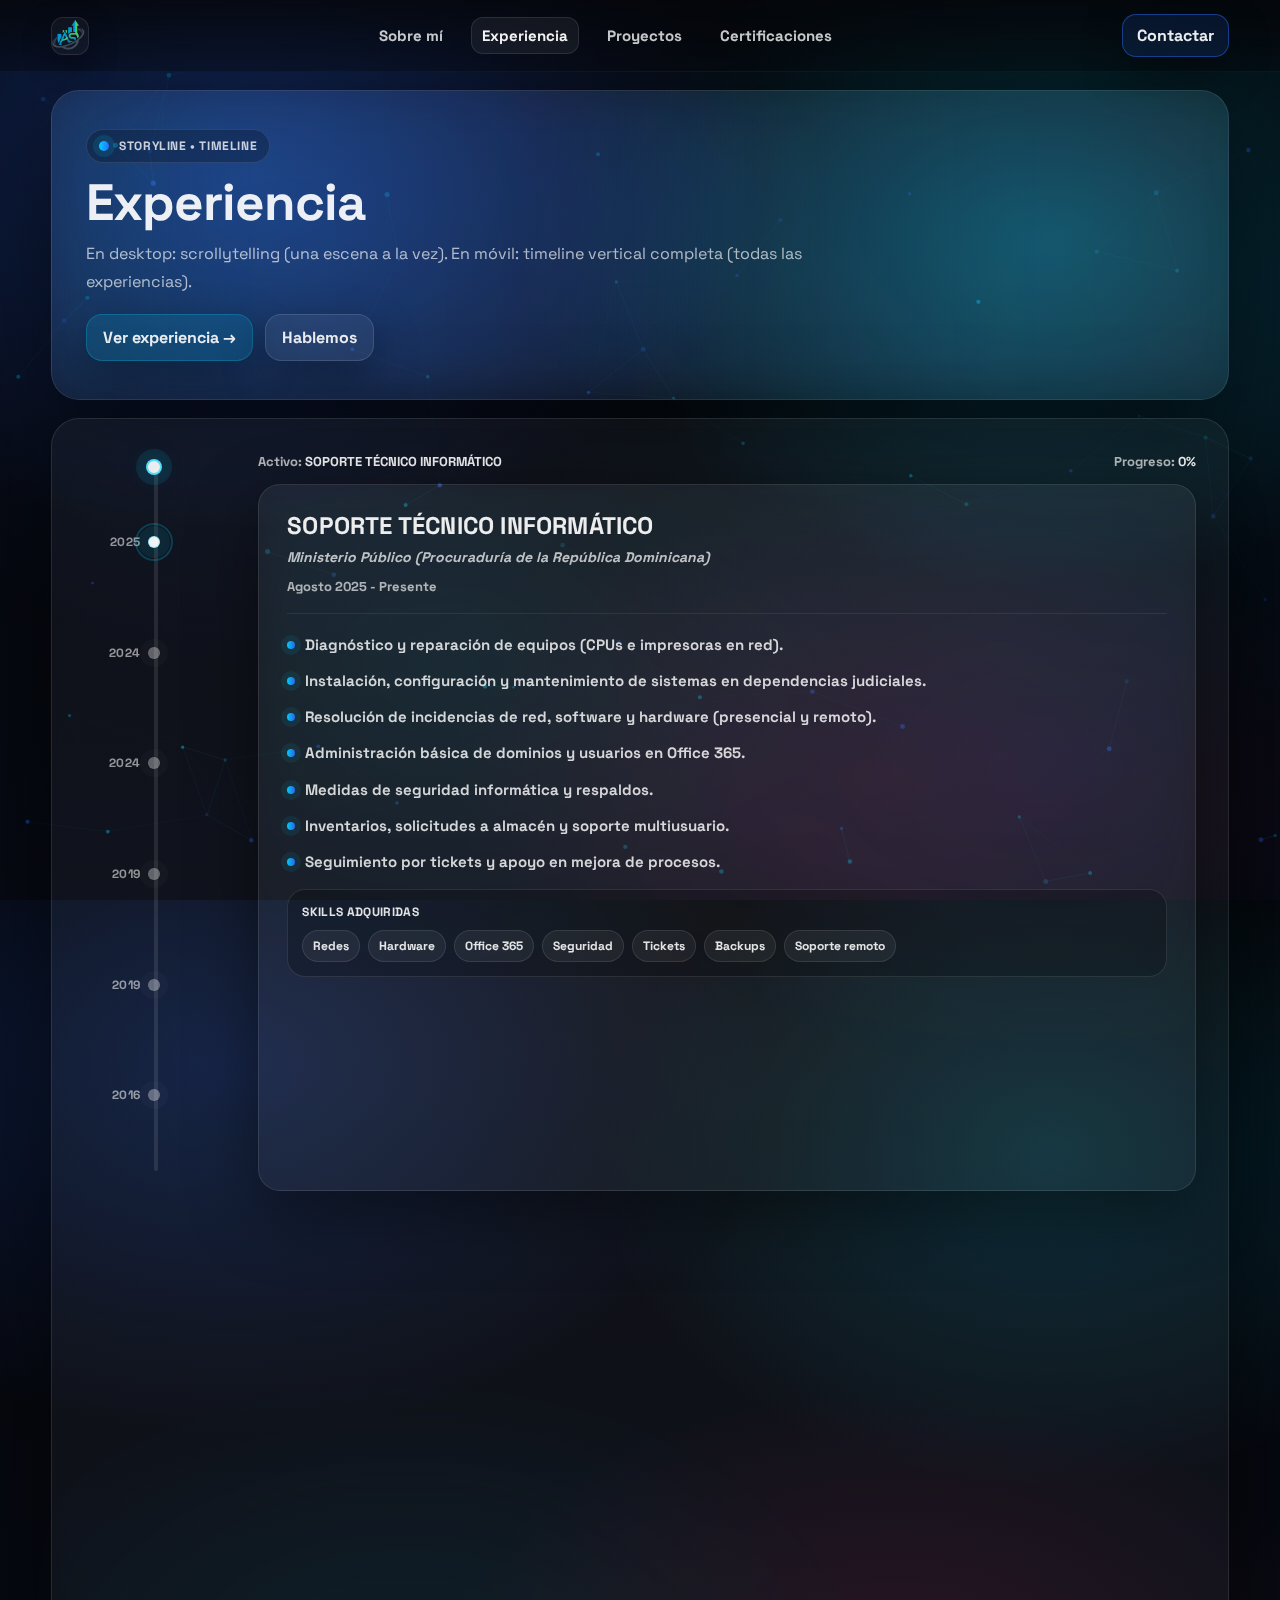
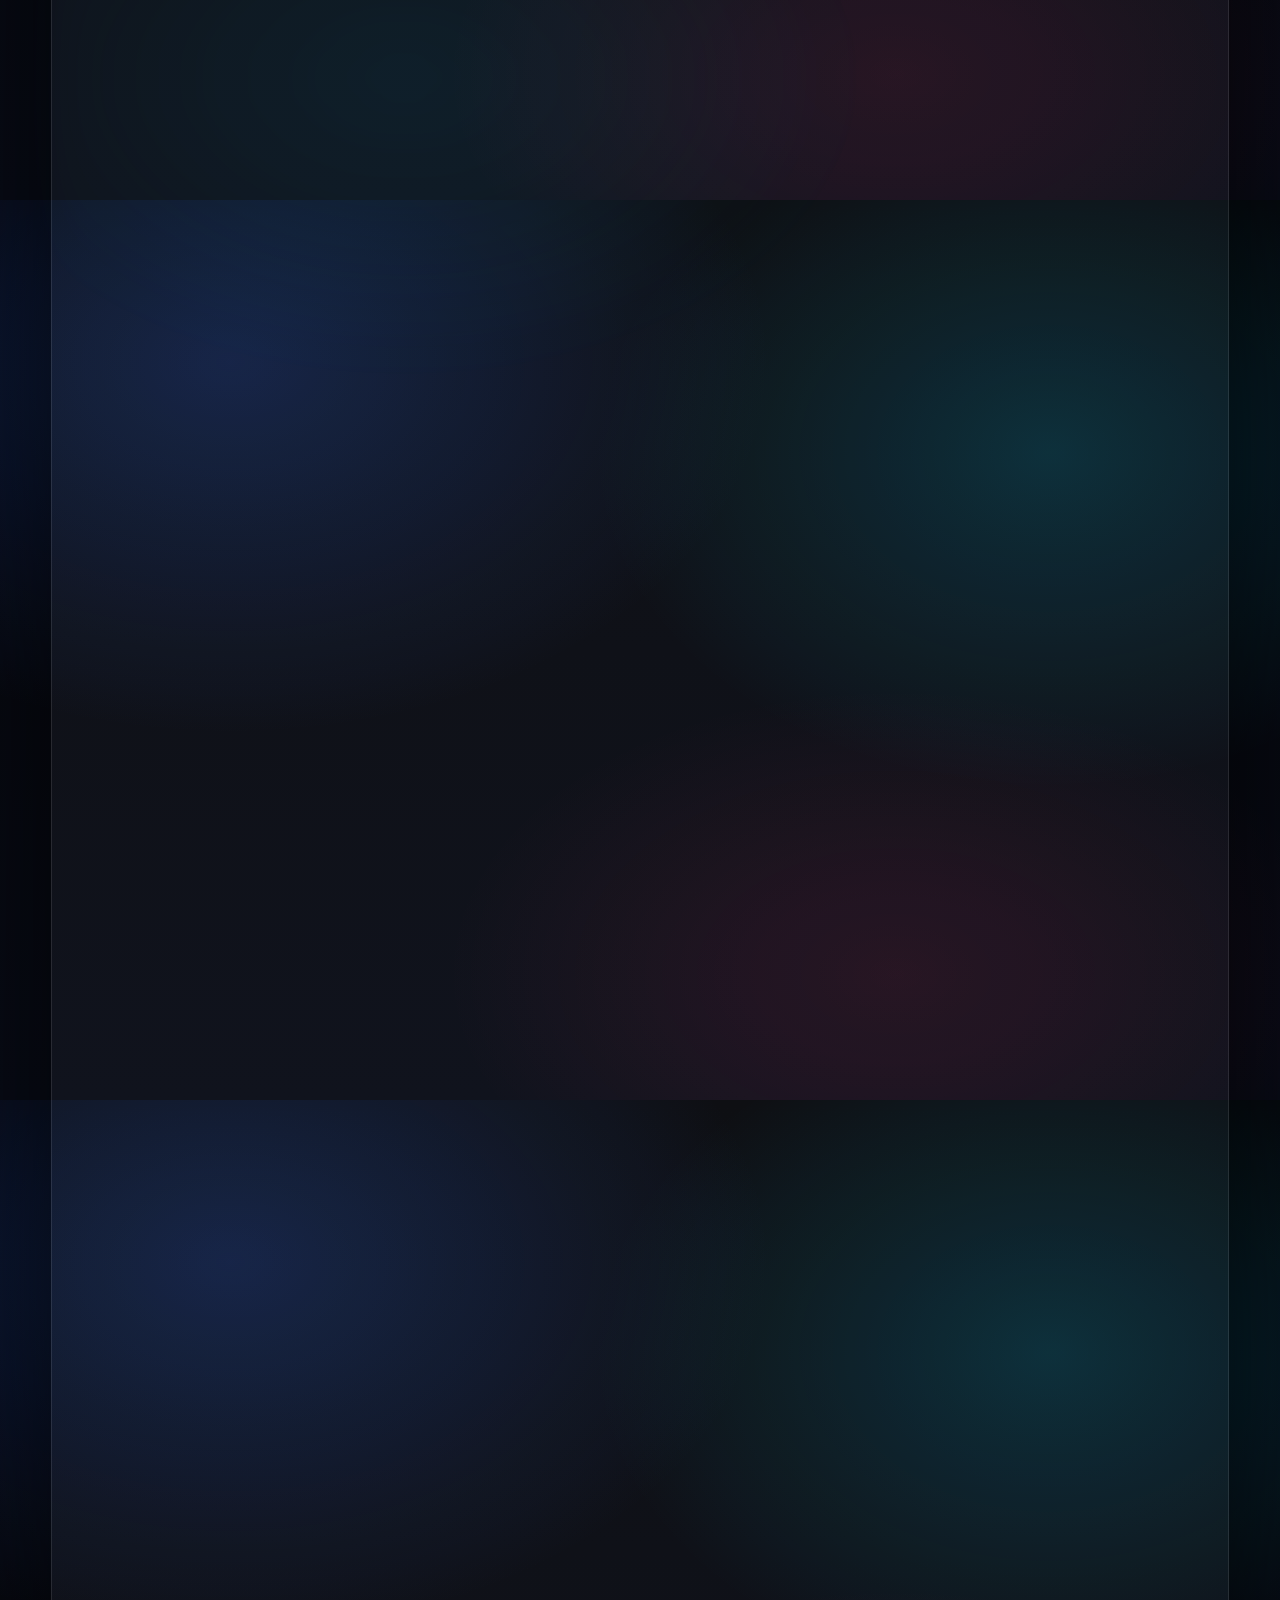
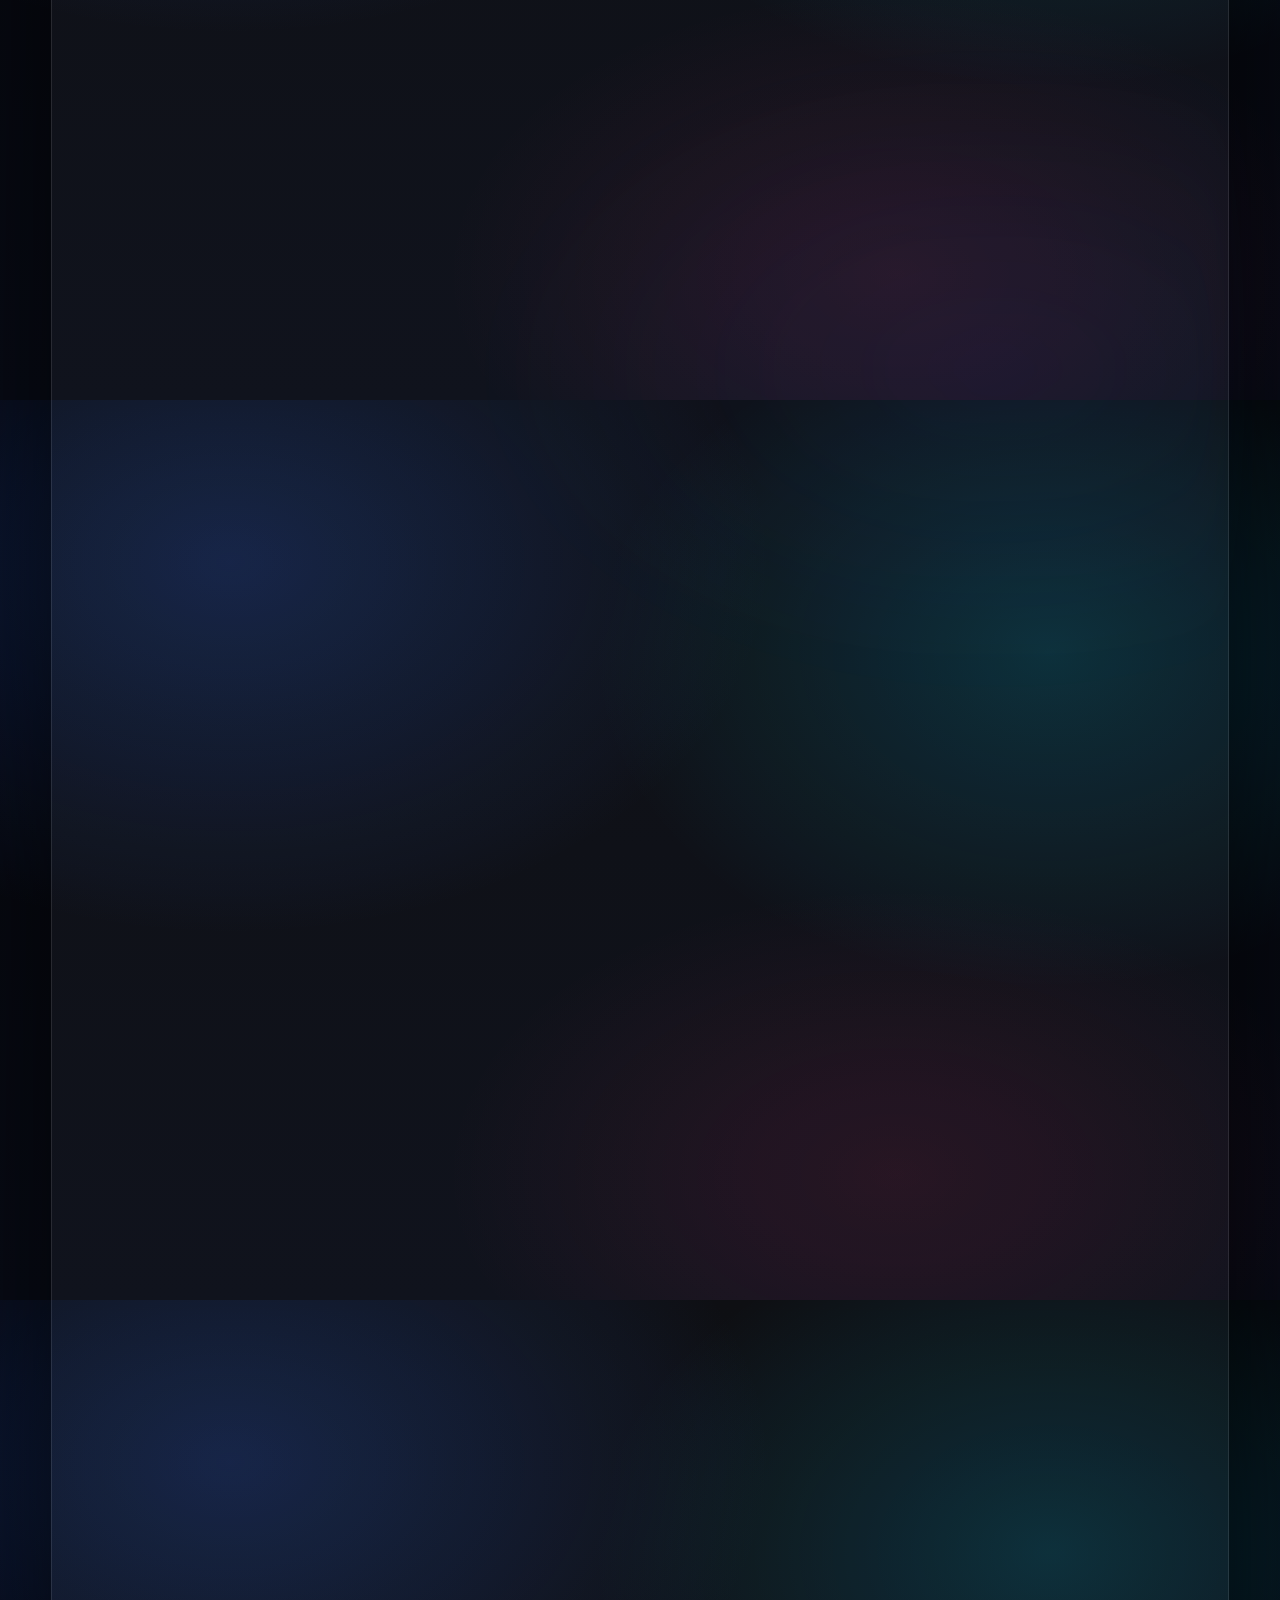
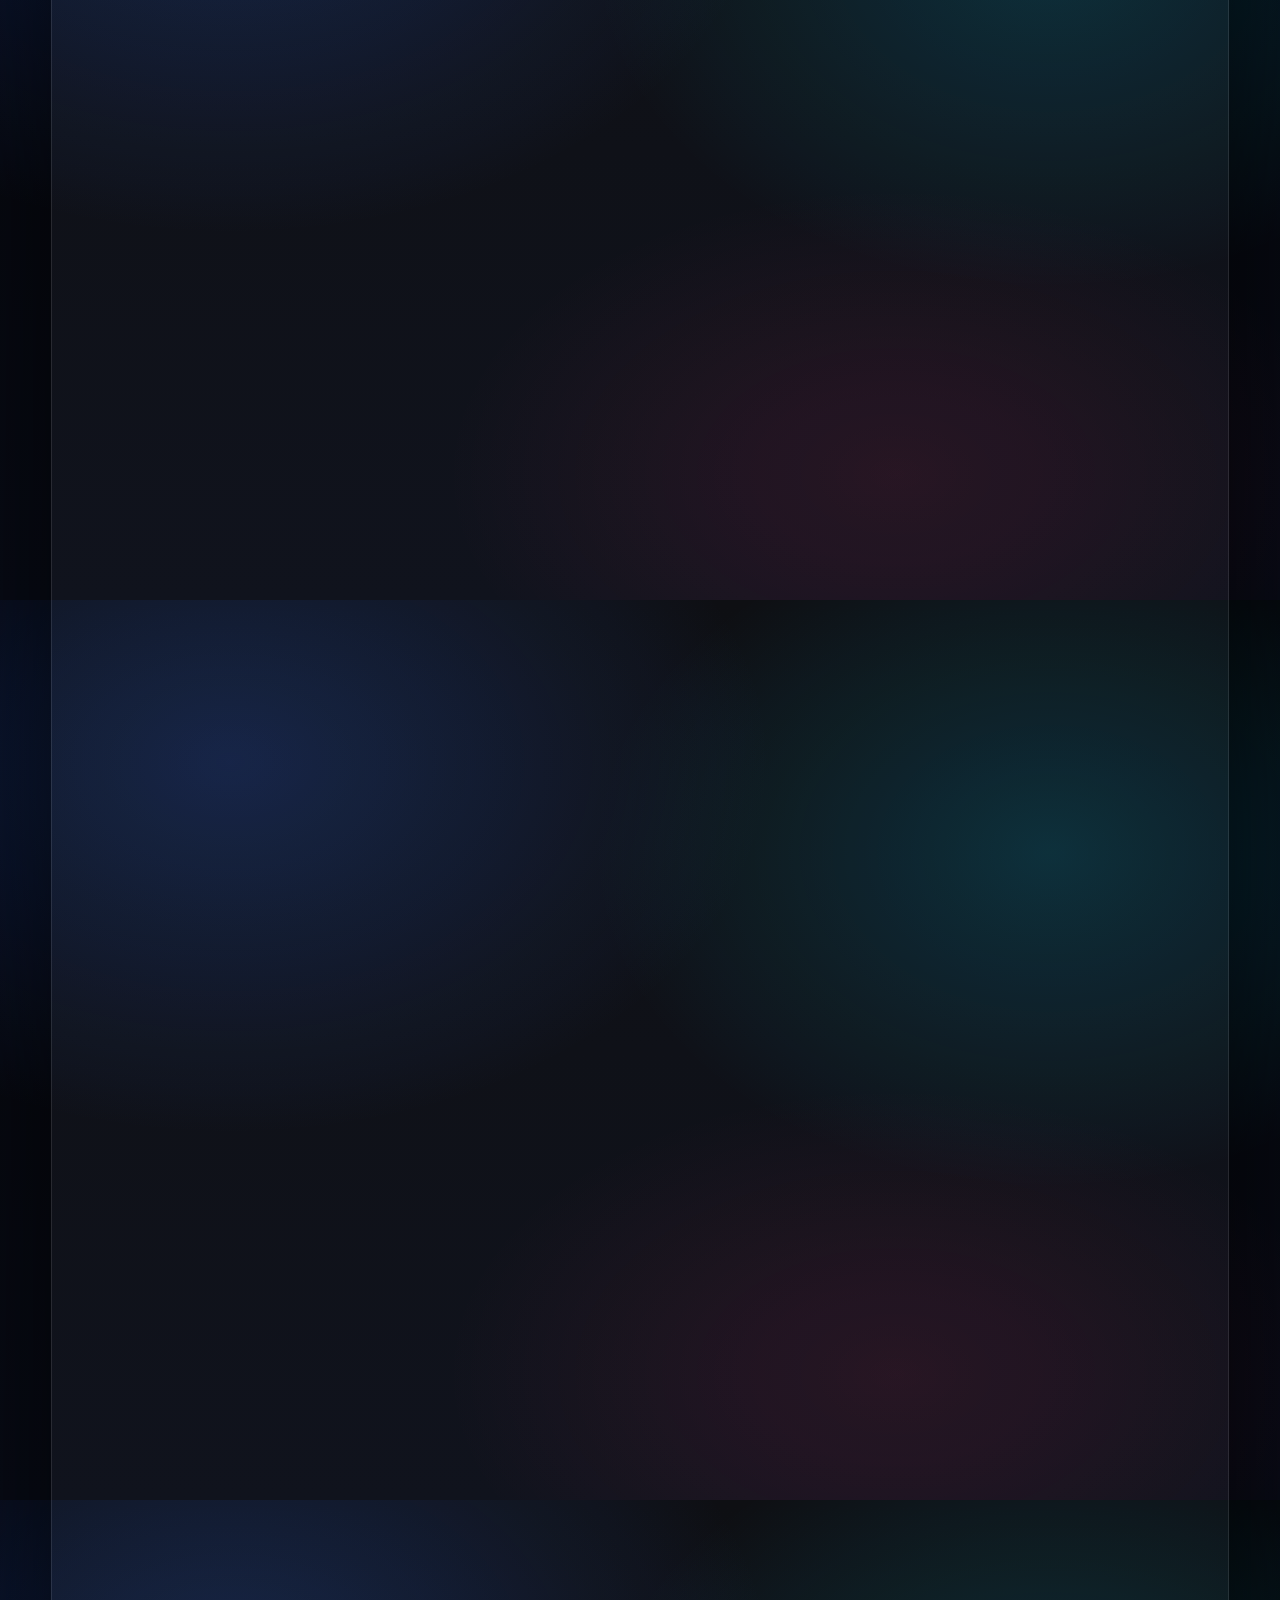
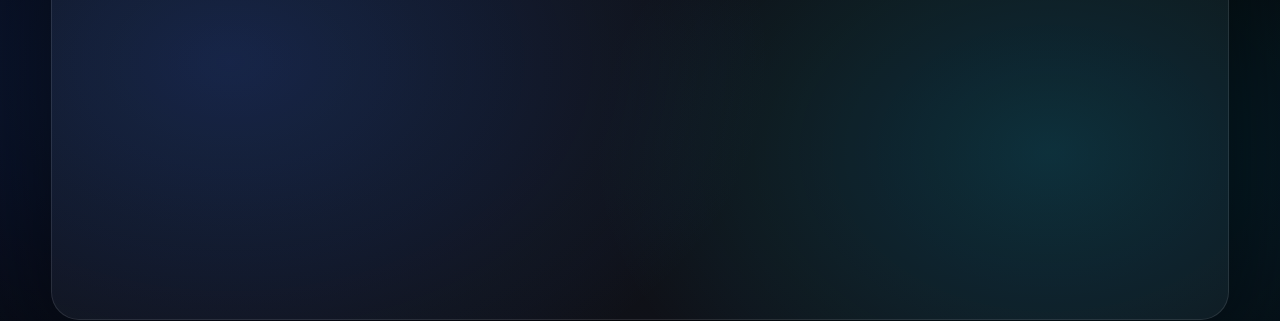
<file: docs/experiencia.html>
<!DOCTYPE html>
<html lang="es">
<head>
  <meta charset="UTF-8" />
  <meta name="viewport" content="width=device-width, initial-scale=1" />
  <meta name="robots" content="index,follow,max-image-preview:large" />

  <title>Experiencia | Alexis Samboy</title>
  <meta name="description" content="Experiencia de Alexis Samboy en formato línea de tiempo interactiva." />

  <link rel="preconnect" href="https://fonts.googleapis.com">
  <link rel="preconnect" href="https://fonts.gstatic.com" crossorigin>
  <link href="https://fonts.googleapis.com/css2?family=Space+Grotesk:wght@400;600;700&display=swap" rel="stylesheet">
 
  <!-- Icons -->
  <link rel="icon" href="././img/favicon/favicon.svg" sizes="any">
  <link rel="icon" href="././img/favicon/favicon.svg" type="image/svg+xml">
  <link rel="apple-touch-icon" href="././img/favicon/favicon-180.png">
  <link rel="icon" type="image/png" sizes="32x32" href="././img/favicon/favicon-32.png">
  <link rel="icon" type="image/png" sizes="16x16" href="././img/favicon/favicon-16.png">
  
  <style>
    :root{
      --bg0:#05060a;
      --bg1:#070a14;

      --txt: rgba(255,255,255,.92);
      --muted: rgba(255,255,255,.66);

      --blue:#2b6cff;
      --cyan:#00d4ff;
      --pink:#ff2b6a;

      --shadow: 0 26px 100px rgba(0,0,0,.62);
      --radius: 28px;

      --prog: 0;
      --stageTop: 84px;
    }

    *{ box-sizing:border-box; }
    html,body{ height:100%; }

    body{
      margin:0;
      font-family:"Space Grotesk", system-ui, -apple-system, Segoe UI, Roboto, Arial, sans-serif;
      color:var(--txt);
      background:
        radial-gradient(900px 620px at 18% 18%, rgba(43,108,255,.22), transparent 60%),
        radial-gradient(760px 560px at 82% 28%, rgba(0,212,255,.16), transparent 60%),
        radial-gradient(820px 520px at 70% 86%, rgba(255,43,106,.10), transparent 55%),
        linear-gradient(180deg, var(--bg0), var(--bg1));
      overflow-x:hidden;
    }

    /* Fondo interactivo */
    #ambient{
      position:fixed;
      inset:0;
      z-index:0;
      width:100%;
      height:100%;
      opacity:.55;
      pointer-events:none;
    }
    .app{ position:relative; z-index:1; }

    /* NAV */
    .topbar{
      position: sticky;
      top: 0;
      z-index: 50;
      backdrop-filter: blur(12px);
      background: linear-gradient(180deg, rgba(5,6,10,.80), rgba(5,6,10,.35));
      border-bottom: 1px solid rgba(255,255,255,.06);
    }
    .topbar .inner{
      width:min(1200px, 92vw);
      margin:0 auto;
      display:flex;
      align-items:center;
      justify-content:space-between;
      gap:16px;
      padding: 14px 0;
    }
    .brand{
      display:flex;
      align-items:center;
      gap:10px;
      text-decoration:none;
      color: var(--txt);
      font-weight: 800;
      letter-spacing: .2px;
    }
    .brand img{
      width:38px; height:38px;
      border-radius: 12px;
      object-fit: cover;
      border: 1px solid rgba(255,255,255,.10);
      background: rgba(255,255,255,.04);
      box-shadow: 0 10px 28px rgba(0,0,0,.35);
    }
    .navlinks{
      display:flex;
      gap: 18px;
      align-items:center;
      justify-content:center;
      flex-wrap:wrap;
    }
    .navlinks a{
      color: rgba(255,255,255,.78);
      text-decoration:none;
      font-weight: 700;
      font-size: 15px;
      padding: 8px 10px;
      border-radius: 12px;
      transition: .18s ease;
    }
    .navlinks a:hover{
      background: rgba(255,255,255,.06);
      color: rgba(255,255,255,.95);
    }
    .navlinks a.active{
      background: rgba(255,255,255,.06);
      color: rgba(255,255,255,.95);
      border: 1px solid rgba(255,255,255,.10);
    }
    .cta{
      display:inline-flex;
      align-items:center;
      gap:10px;
      border: 1px solid rgba(43,108,255,.45);
      background: rgba(43,108,255,.12);
      color: rgba(255,255,255,.92);
      padding: 10px 14px;
      border-radius: 14px;
      text-decoration:none;
      font-weight: 800;
      box-shadow: 0 16px 40px rgba(0,0,0,.35);
      transition: .18s ease;
      white-space:nowrap;
    }
    .cta:hover{ transform: translateY(-1px); background: rgba(43,108,255,.18); }
    @media (max-width: 680px){ .navlinks{ display:none; } }

    .wrap{
      width:min(1200px, 92vw);
      margin: 18px auto 120px;
    }

    /* HERO */
    .hero{
      border-radius: var(--radius);
      border: 1px solid rgba(255,255,255,.10);
      background:
        radial-gradient(900px 520px at 20% 40%, rgba(43,108,255,.22), transparent 60%),
        radial-gradient(900px 560px at 85% 45%, rgba(0,212,255,.18), transparent 60%),
        rgba(255,255,255,.05);
      box-shadow: var(--shadow);
      overflow:hidden;
      position:relative;
      padding: 38px 34px;
    }
    .hero::after{
      content:"";
      position:absolute; inset:-2px;
      background: linear-gradient(90deg, rgba(0,212,255,.10), rgba(43,108,255,.10), rgba(255,43,106,.06));
      filter: blur(26px);
      opacity:.72;
      pointer-events:none;
    }
    .hero > *{ position:relative; z-index:2; }

    .kicker{
      display:inline-flex;
      gap:10px;
      align-items:center;
      padding:8px 12px;
      border-radius:999px;
      border:1px solid rgba(255,255,255,.10);
      background: rgba(0,0,0,.24);
      color: rgba(255,255,255,.78);
      font-weight:700;
      font-size:12px;
      letter-spacing:.6px;
      text-transform:uppercase;
      width:fit-content;
    }
    .dot{
      width:10px;height:10px;border-radius:50%;
      background: linear-gradient(90deg, var(--cyan), var(--blue));
      box-shadow: 0 0 0 6px rgba(0,212,255,.12);
    }
    h1{
      margin: 14px 0 10px;
      font-size: clamp(32px, 4vw, 56px);
      line-height: 1.03;
      letter-spacing: -1px;
    }
    .sub{
      margin:0;
      max-width: 80ch;
      color: var(--muted);
      font-size: 16px;
      line-height: 1.75;
    }
    .heroActions{
      margin-top: 18px;
      display:flex;
      gap:12px;
      flex-wrap:wrap;
      align-items:center;
    }
    .btn{
      display:inline-flex;
      gap:10px;
      align-items:center;
      border-radius: 16px;
      padding: 12px 16px;
      font-weight: 900;
      text-decoration:none;
      border: 1px solid rgba(255,255,255,.12);
      background: rgba(255,255,255,.06);
      color: rgba(255,255,255,.90);
      box-shadow: 0 16px 44px rgba(0,0,0,.35);
      transition:.18s ease;
    }
    .btn:hover{ transform: translateY(-1px); background: rgba(255,255,255,.10); }
    .btn.primary{
      border-color: rgba(0,212,255,.24);
      background: rgba(0,212,255,.12);
    }

    /* ===== Desktop scrollytelling ===== */
    .scrolly{
      margin-top: 18px;
      border-radius: var(--radius);
      border: 1px solid rgba(255,255,255,.10);
      background: rgba(255,255,255,.04);
      box-shadow: var(--shadow);
      overflow: visible !important;
      position:relative;
    }
    .scrolly::after{
      content:"";
      position:absolute; inset:-2px;
      background: radial-gradient(800px 520px at 30% 20%, rgba(0,212,255,.10), transparent 60%),
                  radial-gradient(900px 560px at 80% 50%, rgba(43,108,255,.10), transparent 60%);
      filter: blur(20px);
      opacity:.65;
      pointer-events:none;
    }

    .scrollSpace{
      position:relative;
      height: 600vh; /* JS ajusta */
      min-height: 1400px;
      z-index:2;
    }

    .stage{
      position:absolute;
      inset: 0 auto auto 0;
      width: 100%;
      padding: 28px;
      display:grid;
      grid-template-columns: 150px 1fr;
      gap: 28px;
      z-index: 3;
      height: calc(100vh - var(--stageTop) - 18px);
    }
    .stage.is-fixed{
      position:fixed;
      top: var(--stageTop);
      left: 0;
      width: 100%;
      height: calc(100vh - var(--stageTop) - 18px);
    }
    .stage.is-bottom{
      position:absolute;
      top: auto;
      bottom: 0;
      left: 0;
      width: 100%;
    }

    .rail{
      position:relative;
      padding-top: 10px;
      border-radius: 22px;
    }
    .railLine{
      position:absolute;
      left: 74px;
      top: 20px;
      bottom: 20px;
      width: 4px;
      border-radius: 999px;
      background: rgba(255,255,255,.10);
    }
    .railFill{
      position:absolute;
      left: 74px;
      top: 20px;
      width: 4px;
      height: calc((100% - 40px) * var(--prog));
      border-radius: 999px;
      background: linear-gradient(180deg, rgba(0,212,255,.95), rgba(43,108,255,.9));
      box-shadow: 0 0 22px rgba(0,212,255,.18);
    }
    .traveler{
      position:absolute;
      left: 74px;
      top: calc(20px + (100% - 40px) * var(--prog));
      transform: translate(-50%, -50%);
      width: 16px;
      height: 16px;
      border-radius: 50%;
      background: rgba(255,255,255,.92);
      border: 2px solid rgba(0,212,255,.65);
      box-shadow: 0 0 0 10px rgba(0,212,255,.10), 0 0 26px rgba(0,212,255,.20);
    }

    .nodes{
      position:absolute;
      left: 0;
      top: 20px;
      bottom: 20px;
      width: 100%;
      pointer-events:none;
    }
    .node{
      position:absolute;
      left: 74px;
      transform: translate(-50%, -50%);
      width: 12px;
      height: 12px;
      border-radius:50%;
      background: rgba(255,255,255,.62);
      border: 1px solid rgba(255,255,255,.14);
      box-shadow: 0 0 0 8px rgba(255,255,255,.04);
      opacity:.55;
      transition:.25s ease;
    }
    .node.active{
      opacity: 1;
      background: rgba(255,255,255,.95);
      border-color: rgba(0,212,255,.35);
      box-shadow: 0 0 0 10px rgba(0,212,255,.10), 0 0 24px rgba(0,212,255,.12);
    }
    .node.active::after{
      content:"";
      position:absolute;
      inset:-14px;
      border-radius:50%;
      border: 2px solid rgba(0,212,255,.22);
      animation: nodePulse 1.8s ease-out infinite;
    }
    @keyframes nodePulse{
      0%{ opacity:.9; transform: scale(.75); }
      100%{ opacity:0; transform: scale(2.1); }
    }
    .label{
      position:absolute;
      left: 0;
      transform: translateY(-50%);
      width: 60px;
      text-align:right;
      font-size: 12px;
      font-weight: 900;
      color: rgba(255,255,255,.62);
      letter-spacing: .3px;
      opacity:.9;
    }

    .burstLayer{
      position:absolute;
      inset: 0;
      pointer-events:none;
      overflow: visible;
    }
    .skillOrb{
      position:absolute;
      left: 96px;
      transform: translateY(-50%);
      padding: 7px 10px;
      border-radius: 999px;
      font-size: 12px;
      font-weight: 900;
      color: rgba(255,255,255,.90);
      border: 1px solid rgba(255,255,255,.12);
      background: rgba(0,0,0,.30);
      box-shadow: 0 18px 60px rgba(0,0,0,.55);
      white-space: nowrap;
      opacity: 0;
      animation: orbFly 1.35s ease-out forwards;
      backdrop-filter: blur(8px);
    }
    .skillOrb.cyan{ border-color: rgba(0,212,255,.26); background: rgba(0,212,255,.10); }
    .skillOrb.blue{ border-color: rgba(43,108,255,.26); background: rgba(43,108,255,.10); }
    .skillOrb.pink{ border-color: rgba(255,43,106,.26); background: rgba(255,43,106,.10); }
    @keyframes orbFly{
      0%{ opacity:0; transform: translateY(-50%) translateX(0) scale(.95); }
      12%{ opacity:1; }
      100%{ opacity:0; transform: translateY(calc(-50% + var(--ty))) translateX(var(--tx)) scale(1); }
    }

    .content{
      position:relative;
      min-height: 0;
      display:grid;
      grid-template-rows: auto 1fr;
      gap: 14px;
      padding-right: 4px;
    }
    .headRow{
      display:flex;
      justify-content:space-between;
      gap:12px;
      align-items:flex-start;
      flex-wrap:wrap;
      padding: 6px 0 0;
    }
    .headRow .small{
      color: rgba(255,255,255,.68);
      font-weight: 800;
      font-size: 13px;
    }
    .headRow .small b{ color: rgba(255,255,255,.92); }

    .card{
      position:relative;
      border-radius: 22px;
      border:1px solid rgba(255,255,255,.10);
      background: linear-gradient(180deg, rgba(255,255,255,.06), rgba(255,255,255,.04));
      box-shadow: 0 22px 70px rgba(0,0,0,.45);
      overflow:hidden;
      padding: 28px;
      min-height: 0;
    }
    .card::after{
      content:"";
      position:absolute; inset:-2px;
      background: radial-gradient(700px 520px at 20% 25%, rgba(0,212,255,.09), transparent 62%),
                  radial-gradient(820px 520px at 85% 40%, rgba(43,108,255,.10), transparent 62%);
      filter: blur(18px);
      opacity:.75;
      pointer-events:none;
    }
    .card > *{ position:relative; z-index:2; }

    .role{ margin:0; font-size: 24px; font-weight: 900; letter-spacing:.2px; line-height:1.12; }
    .org{ margin: 8px 0 0; color: rgba(255,255,255,.72); font-weight: 700; font-style: italic; font-size: 14px; }
    .date{ margin: 12px 0 0; color: rgba(255,255,255,.65); font-weight: 900; font-size: 13px; }

    .divider{ height:1px; margin: 18px 0; background: rgba(255,255,255,.08); }

    .bullets{
      margin:0;
      padding:0;
      list-style:none;
      display:grid;
      gap: 10px;
      font-size: 15px;
      line-height: 1.75;
      color: rgba(255,255,255,.82);
      font-weight: 650;
      max-width: 92ch;
    }
    .bullets li{ display:flex; gap:10px; align-items:flex-start; }
    .bullets li::before{
      content:"";
      width: 8px;
      height: 8px;
      border-radius: 50%;
      margin-top: 9px;
      flex: 0 0 8px;
      background: linear-gradient(90deg, rgba(0,212,255,.95), rgba(43,108,255,.9));
      box-shadow: 0 0 0 6px rgba(0,212,255,.08);
    }

    .skillsBox{
      margin-top: 14px;
      border-radius: 18px;
      border: 1px solid rgba(255,255,255,.10);
      background: rgba(0,0,0,.22);
      padding: 14px;
      max-width: 92ch;
    }
    .skillsBox .t{
      margin:0 0 10px;
      font-weight: 900;
      color: rgba(255,255,255,.88);
      font-size: 12px;
      letter-spacing:.35px;
      text-transform: uppercase;
    }
    .chips{ display:flex; flex-wrap:wrap; gap:8px; }
    .chip{
      font-size: 12px;
      font-weight: 900;
      color: rgba(255,255,255,.88);
      padding: 7px 10px;
      border-radius: 999px;
      border: 1px solid rgba(255,255,255,.10);
      background: rgba(255,255,255,.06);
      white-space:nowrap;
    }

    .fade{ opacity:0; transform: translateY(8px); transition: .25s ease; }
    .fade.in{ opacity:1; transform: translateY(0); }

    /* ===== Mobile timeline list (no pin, all cards) ===== */
    .mobileTimeline{
      display:none;
      margin-top: 18px;
      border-radius: var(--radius);
      border: 1px solid rgba(255,255,255,.10);
      background: rgba(255,255,255,.04);
      box-shadow: var(--shadow);
      overflow:hidden;
      position:relative;
      padding: 18px;
    }
    .mobileTimeline::after{
      content:"";
      position:absolute; inset:-2px;
      background: radial-gradient(800px 520px at 30% 20%, rgba(0,212,255,.10), transparent 60%),
                  radial-gradient(900px 560px at 80% 50%, rgba(43,108,255,.10), transparent 60%);
      filter: blur(20px);
      opacity:.65;
      pointer-events:none;
    }
    .mobileTimeline > *{ position:relative; z-index:2; }

    .mItem{
      position:relative;
      padding-left: 18px;
      margin: 16px 0 22px;
    }
    .mItem::before{
      content:"";
      position:absolute;
      left: 5px;
      top: 10px;
      bottom: -18px;
      width: 2px;
      background: rgba(255,255,255,.10);
    }
    .mItem:last-child::before{ bottom: 10px; }

    .mDot{
      position:absolute;
      left: 0;
      top: 10px;
      width: 12px;
      height: 12px;
      border-radius: 50%;
      background: rgba(255,255,255,.95);
      border: 2px solid rgba(0,212,255,.55);
      box-shadow: 0 0 0 10px rgba(0,212,255,.08);
    }
    .mYear{
      display:inline-flex;
      margin: 0 0 10px;
      padding: 6px 10px;
      border-radius: 999px;
      font-weight: 900;
      font-size: 12px;
      letter-spacing:.3px;
      color: rgba(255,255,255,.86);
      border: 1px solid rgba(255,255,255,.10);
      background: rgba(0,0,0,.22);
    }
    .mCard{
      border-radius: 18px;
      border:1px solid rgba(255,255,255,.10);
      background: linear-gradient(180deg, rgba(255,255,255,.06), rgba(255,255,255,.04));
      box-shadow: 0 18px 60px rgba(0,0,0,.40);
      padding: 18px;
    }
    .mRole{ margin:0; font-size: 18px; font-weight: 900; line-height:1.15; }
    .mOrg{ margin: 8px 0 0; color: rgba(255,255,255,.72); font-weight: 700; font-style: italic; font-size: 13px; }
    .mDate{ margin: 10px 0 0; color: rgba(255,255,255,.62); font-weight: 900; font-size: 12px; }

    .mBullets{
      margin: 12px 0 0;
      padding-left: 16px;
      color: rgba(255,255,255,.82);
      font-weight: 650;
      font-size: 13px;
      line-height: 1.65;
    }
    .mBullets li{ margin: 6px 0; }

    .mSkills{
      margin-top: 12px;
      display:flex;
      flex-wrap:wrap;
      gap:8px;
    }
    .mChip{
      font-size: 11px;
      font-weight: 900;
      color: rgba(255,255,255,.88);
      padding: 7px 9px;
      border-radius: 999px;
      border: 1px solid rgba(255,255,255,.10);
      background: rgba(255,255,255,.06);
      white-space:nowrap;
    }

    @media (max-width: 680px){
      /* en móvil mostramos la lista y ocultamos scrollytelling */
      .scrolly{ display:none; }
      .mobileTimeline{ display:block; }
      .hero{ padding: 28px 20px; }
    }

    @media (prefers-reduced-motion: reduce){
      .node.active::after{ animation:none; }
      .skillOrb{ display:none; }
      .fade{ transition:none; }
    }
  </style>
</head>

<body>
  <canvas id="ambient" aria-hidden="true"></canvas>

  <div class="app">
    <header class="topbar">
      <div class="inner">
        <a class="brand" href="./index.html">
          <img src="./img/logo-nav.png" alt="Alexis Samboy" onerror="this.style.display='none'">
        </a>

        <nav class="navlinks" aria-label="Navegación">
          <a href="./index.html#about">Sobre mí</a>
          <a class="active" href="./experiencia.html">Experiencia</a>
          <a href="https://github.com/AlexisSamboy/alexissamboy-data-portafolio/tree/main/proyectos">Proyectos</a>
          <a href="./certificaciones.html">Certificaciones</a>
        </nav>

        <a class="cta" href="./index.html#contact">Contactar</a>
      </div>
    </header>

    <main class="wrap">
      <section class="hero">
        <div class="kicker"><span class="dot"></span> Storyline • Timeline</div>
        <h1>Experiencia</h1>
        <p class="sub">
          En desktop: scrollytelling (una escena a la vez). En móvil: timeline vertical completa (todas las experiencias).
        </p>
        <div class="heroActions">
          <a class="btn primary" href="#timeline">Ver experiencia →</a>
          <a class="btn" href="./index.html#contact">Hablemos</a>
        </div>
      </section>

      <!-- ✅ MÓVIL: lista completa -->
      <section class="mobileTimeline" id="mobileTimeline"></section>

      <!-- ✅ DESKTOP: scrollytelling -->
      <section id="timeline" class="scrolly">
        <div class="scrollSpace" id="scrollSpace">
          <div class="stage" id="stage">
            <aside class="rail" id="rail" aria-hidden="true">
              <div class="railLine"></div>
              <div class="railFill"></div>
              <div class="traveler"></div>
              <div class="nodes" id="nodes"></div>
              <div class="burstLayer" id="burstLayer"></div>
            </aside>

            <section class="content">
              <div class="headRow">
                <div class="small">Activo: <b id="activeLabel">—</b></div>
                <div class="small">Progreso: <b id="activeProg">0%</b></div>
              </div>

              <article class="card">
                <div id="cardInner" class="fade"></div>
              </article>
            </section>
          </div>
        </div>
      </section>

    </main>
  </div>

  <script src="./interactive-bg.js"></script>
  <script src="./experiencia.js"></script>
</body>
</html>
</file>
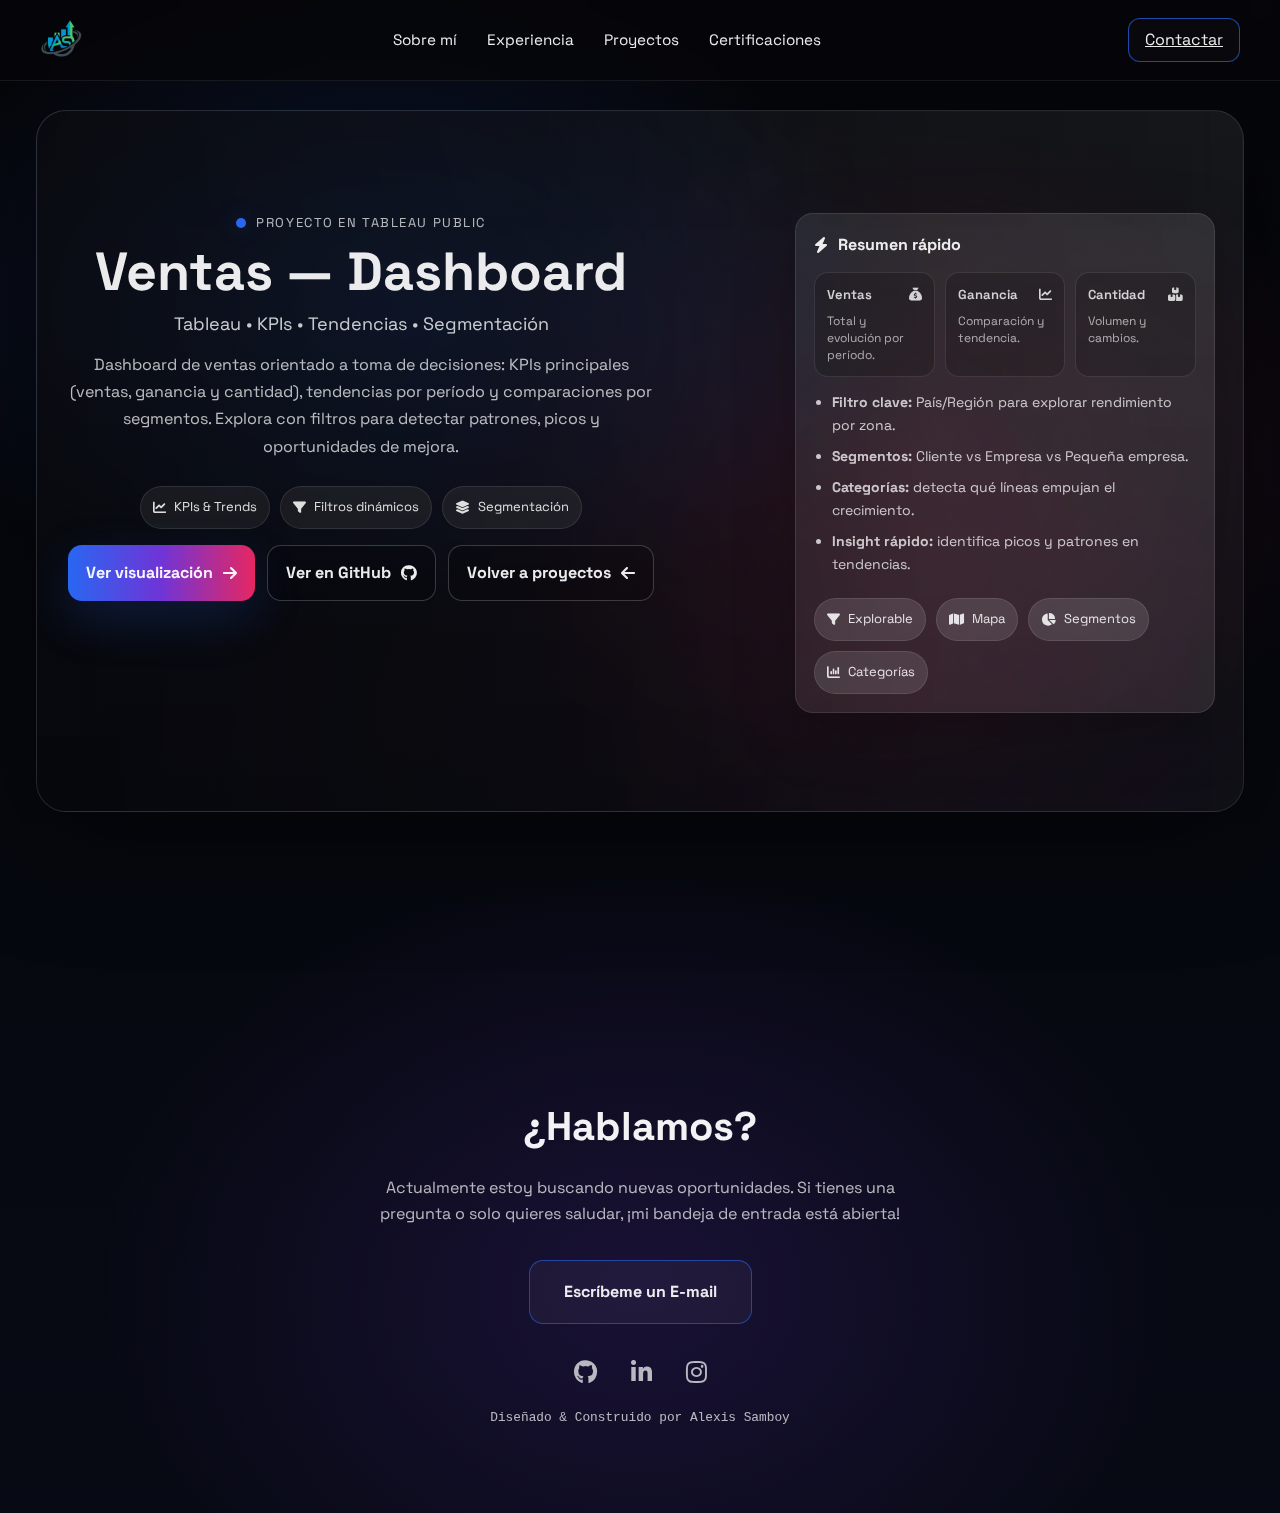
<file: docs/projects/ventas-tableau-projects.html>
<!DOCTYPE html>
<html lang="es">
<head>
  <meta charset="UTF-8" />
  <base href="../">

  <title>Ventas — Dashboard (Tableau) | Alexis Samboy</title>
  <meta name="viewport" content="width=device-width, initial-scale=1, viewport-fit=cover" />

  <!-- Fonts -->
  <link href="https://fonts.googleapis.com/css2?family=Space+Grotesk:wght@300;400;500;700&display=swap" rel="stylesheet">

  <!-- Icons -->
  <link rel="icon" href="././img/favicon/favicon.svg" sizes="any">
  <link rel="icon" href="././img/favicon/favicon.svg" type="image/svg+xml">
  <link rel="apple-touch-icon" href="././img/favicon/favicon-180.png">
  <link rel="icon" type="image/png" sizes="32x32" href="././img/favicon/favicon-32.png">
  <link rel="icon" type="image/png" sizes="16x16" href="././img/favicon/favicon-16.png">

  <link rel="stylesheet" href="https://cdnjs.cloudflare.com/ajax/libs/font-awesome/6.4.0/css/all.min.css">
  <link rel="stylesheet" href="./style.css" />

  <style>
    body{ font-family:"Space Grotesk", system-ui, -apple-system, Segoe UI, Roboto, Arial, sans-serif; }

    .project-page .main-wrapper{ max-width: 1900px; }
    .project-page .section{ padding-left:0 !important; padding-right:0 !important; }

    /* ✅ FIX #1: evita que el HERO (de tu style.css) recorte contenido por 100vh */
    .project-page .hero-pro{
      min-height: auto !important;
      height: auto !important;
      padding-bottom: 18px;
    }
    .project-page .hero-pro__wrap{
      padding-top: 0 !important;
      padding-bottom: 0 !important;
    }

    /* HERO sin imagen / sin hint */
    .project-page .hero-pro__bg{ display:none !important; }
    .project-page .hero-pro__hint{ display:none !important; }

    .project-page .hero-pro__content{
      max-width:none !important;
      width:100% !important;
      margin:0 !important;
      padding:0 !important;
    }

    .project-page .project-hero__card{
      min-height:auto !important;
      padding: 28px 28px 24px;
      position:relative;
      overflow:hidden;
    }
    .project-page .project-hero__card::before{
      content:"";
      position:absolute;
      inset:0;
      z-index:0;
      background:
        radial-gradient(1100px 620px at 12% 18%, rgba(124,58,237,.20), transparent 60%),
        radial-gradient(1000px 620px at 88% 30%, rgba(43,108,255,.22), transparent 62%),
        linear-gradient(180deg, rgba(255,255,255,.06), rgba(255,255,255,.02));
    }
    .project-page .hero-pro__shade{ z-index:1; opacity:.75; }
    .project-page .project-hero__content{ position:relative; z-index:2; }

    .project-hero__grid{
      width:100%;
      display:grid;
      grid-template-columns: 1.05fr 0.95fr;
      gap: 22px;
      align-items: start; /* ✅ mejor para que no “estire” raro */
    }
    @media (max-width: 1100px){
      .project-hero__grid{ grid-template-columns: 1fr; }
    }

    .project-left{
      display:flex;
      flex-direction:column;
      align-items:center;
      text-align:center;
    }

    .project-kicker{
      display:flex; align-items:center; gap:10px;
      margin: 0 0 10px;
      color: rgba(255,255,255,.70);
      font-size: 13px;
      letter-spacing: .12em;
      text-transform: uppercase;
      justify-content:center;
      width:100%;
    }
    .project-kicker__dot{
      width:10px; height:10px; border-radius:999px;
      background: rgba(43,108,255,.95);
      box-shadow: 0 0 22px rgba(43,108,255,.35);
    }

    .project-title{
      margin:0;
      font-size: clamp(34px, 4.2vw, 62px);
      line-height: 1.05;
      width:100%;
      text-align:center;
    }
    .project-subtitle{
      margin: 10px 0 12px;
      font-size: 18px;
      color: rgba(255,255,255,.78);
      width:100%;
      text-align:center;
    }
    .project-mini-desc{
      margin: 0 auto 14px;
      max-width: 980px;
      color: rgba(255,255,255,.72);
      line-height: 1.7;
      text-align:center;
    }

    .project-hero-kicker{
      display:flex; gap:10px; flex-wrap:wrap;
      justify-content:center;
      margin-top:12px;
    }
    .project-pill{
      display:inline-flex; align-items:center; gap:8px;
      padding:10px 12px; border-radius:999px;
      background: rgba(255,255,255,.06);
      border: 1px solid rgba(255,255,255,.10);
      color: rgba(255,255,255,.86);
      font-size: 13px;
      backdrop-filter: blur(10px);
      white-space: nowrap;
    }

    .project-page .hero-pro__cta{
      justify-content:center;
      flex-wrap:wrap;
      gap:12px;
      width:100%;
    }

    /* Tarjeta derecha */
    .project-right{
      width:100%;
      display:flex;
      justify-content:flex-end;
    }
    .side-card {
      width: min(420px, 100%);
      height: auto;              /* ✅ FIX #2: ya no se corta */
      border-radius: 18px;
      background: rgba(255,255,255,.06);
      border: 1px solid rgba(255,255,255,.10);
      padding: 18px;
      backdrop-filter: blur(10px);
      box-shadow: 0 18px 60px rgba(0,0,0,.25);
      display: flex;
      flex-direction: column;
      gap: 14px;
    }
    .side-title{
      margin:0;
      font-size: 16px;
      color: rgba(255,255,255,.92);
      display:flex;
      align-items:center;
      gap:10px;
    }
    .side-stats{
      display:grid;
      grid-template-columns: repeat(3, minmax(0,1fr));
      gap: 10px;
    }
    @media (max-width: 560px){
      .side-stats{ grid-template-columns: 1fr; }
    }
    .stat{
      border-radius: 14px;
      background: rgba(0,0,0,.18);
      border: 1px solid rgba(255,255,255,.10);
      padding: 12px;
      display:flex;
      flex-direction:column;
      gap: 8px;
      min-height: 86px;
    }
    .stat-top{
      display:flex;
      align-items:center;
      justify-content:space-between;
      color: rgba(255,255,255,.80);
      font-size: 13px;
    }
    .stat-label{ font-weight: 600; }
    .stat-hint{
      color: rgba(255,255,255,.62);
      font-size: 12px;
      line-height: 1.4;
    }
    .side-list{
      margin: 0;
      padding: 0 0 0 18px;
      color: rgba(255,255,255,.75);
      line-height: 1.65;
      font-size: 14px;
    }
    .side-list li{ margin: 0 0 8px; }
    .side-chips{
      display:flex;
      gap:10px;
      flex-wrap:wrap;
      justify-content:flex-start;
    }
    .chip-mini{
      display:inline-flex;
      align-items:center;
      gap:8px;
      padding: 10px 12px;
      border-radius: 999px;
      background: rgba(255,255,255,.06);
      border: 1px solid rgba(255,255,255,.10);
      color: rgba(255,255,255,.86);
      font-size: 13px;
      backdrop-filter: blur(10px);
      white-space: nowrap;
    }

    /* VIZ */
    .section--tight{
      padding-top: 14px !important;
      padding-bottom: 22px !important;
      margin-top: -8px;
    }
    .viz-wrap{
      width: min(1180px, calc(100vw - 24px));
      margin: 0 auto;
      position: relative;
      z-index: 10;
    }
    .viz-lead{
      margin: 0 auto 12px;
      max-width: 980px;
      color: rgba(255,255,255,.72);
      line-height: 1.6;
      text-align:center;
    }
    .viz-shell{
      width: 100%;
      max-width: 1180px;
      margin: 0 auto;
      border-radius: 18px;
      overflow: hidden;
      background: rgba(255,255,255,.06);
      border: 1px solid rgba(255,255,255,.10);
      box-shadow: 0 18px 60px rgba(0,0,0,.25);
    }

    /* Desktop embed (object) */
    .viz-desktop{ display:block; }
    .viz-mobile{ display:none; }

    /* Acciones */
    .viz-actions{
      margin-top: 14px;
      display:flex;
      justify-content:center;
      gap:12px;
      flex-wrap: wrap;
    }

    /* ✅ MÓVIL: usa la VISTA PHONE + arregla resumen rápido */
    @media (max-width: 720px){
      .project-page .project-hero__card{ padding: 18px 16px 16px; border-radius: 18px; }
      .project-title{ font-size: clamp(28px, 8.2vw, 44px); }
      .project-subtitle{ font-size: 15px; }
      .project-mini-desc{ font-size: 14px; line-height: 1.65; }

      .project-page .hero-pro__cta{
        flex-direction: column;
        align-items: center;
      }
      .project-page .hero-pro__cta .btn{
        width: min(420px, 100%);
        justify-content: center;
      }

      .project-right{ justify-content: center; }
      .side-card{ width: 100%; padding: 14px; } /* ✅ más compacto y sin cortes */

      /* Si quieres evitar que la card crezca demasiado, puedes colapsar chips en móvil */
      .side-chips{ display:none; }

      .viz-wrap{ width: calc(100vw - 16px); }
      .viz-shell{ border-radius: 16px; }

      /* ✅ swap: en móvil mostramos iframe phone */
      .viz-desktop{ display:none; }
      .viz-mobile{ display:block; }

      .viz-mobile iframe{
        width: 100%;
        height: min(78vh, 920px);
        border: 0;
        display:block;
        background:#fff;
      }
    }
  </style>
</head>

<body class="project-page">

  <canvas id="canvas3d" aria-hidden="true"></canvas>

  <!-- NAVBAR -->
  <nav class="navbar">
    <div class="nav-container">
      <a class="logo" href="./index.html#home">
        <img src="./img/logo-nav.png" alt="Alexis Samboy" />
      </a>

      <ul class="nav-menu">
        <li><a href="./index.html#about">Sobre mí</a></li>
        <li><a href="./experiencia.html">Experiencia</a></li>
        <li><a href="./index.html#projects">Proyectos</a></li>
        <li><a href="./certificaciones.html">Certificaciones</a></li>
      </ul>

      <a class="btn-contact" href="https://www.instagram.com/alexis_samboy/">Contactar</a>
    </div>
  </nav>

  <!-- HERO -->
  <header id="home" class="hero-pro">
    <div class="hero-pro__wrap main-wrapper">

      <div class="hero-pro__card project-hero__card" id="heroCard" aria-label="Proyecto Tableau">
        <div class="hero-pro__shade" aria-hidden="true"></div>

        <div class="hero-pro__content project-hero__content">
          <div class="project-hero__grid">

            <!-- IZQUIERDA -->
            <div class="project-left">
              <p class="project-kicker">
                <span class="project-kicker__dot"></span>
                Proyecto en Tableau Public
              </p>

              <h1 class="project-title">Ventas — Dashboard</h1>

              <p class="project-subtitle">
                <span class="hl">Tableau</span> • KPIs • Tendencias • Segmentación
              </p>

              <p class="project-mini-desc">
                Dashboard de ventas orientado a toma de decisiones: KPIs principales (ventas, ganancia y cantidad),
                tendencias por período y comparaciones por segmentos. Explora con filtros para detectar patrones,
                picos y oportunidades de mejora.
              </p>

              <div class="project-hero-kicker" aria-label="Puntos clave">
                <span class="project-pill"><i class="fa-solid fa-chart-line"></i> KPIs &amp; Trends</span>
                <span class="project-pill"><i class="fa-solid fa-filter"></i> Filtros dinámicos</span>
                <span class="project-pill"><i class="fa-solid fa-layer-group"></i> Segmentación</span>
              </div>

              <div class="hero-pro__cta" style="margin-top: 16px;">
                <a class="btn btn-hero-primary" href="#viz">
                  Ver visualización <i class="fa-solid fa-arrow-right"></i>
                </a>

                <a class="btn btn-hero-ghost"
                   href="https://github.com/AlexisSamboy/alexissamboy-data-portafolio/tree/main/proyectos/tableau_projects"
                   target="_blank" rel="noopener">
                  Ver en GitHub <i class="fa-brands fa-github"></i>
                </a>

                <a class="btn btn-hero-ghost" href="./index.html#projects">
                  Volver a proyectos <i class="fa-solid fa-arrow-left"></i>
                </a>
              </div>
            </div>

            <!-- DERECHA -->
            <aside class="project-right">
              <div class="side-card" aria-label="Resumen rápido del proyecto">
                <h3 class="side-title"><i class="fa-solid fa-bolt"></i> Resumen rápido</h3>

                <div class="side-stats" aria-label="Componentes principales">
                  <div class="stat">
                    <div class="stat-top">
                      <span class="stat-label">Ventas</span>
                      <i class="fa-solid fa-sack-dollar"></i>
                    </div>
                    <div class="stat-hint">Total y evolución por período.</div>
                  </div>

                  <div class="stat">
                    <div class="stat-top">
                      <span class="stat-label">Ganancia</span>
                      <i class="fa-solid fa-chart-line"></i>
                    </div>
                    <div class="stat-hint">Comparación y tendencia.</div>
                  </div>

                  <div class="stat">
                    <div class="stat-top">
                      <span class="stat-label">Cantidad</span>
                      <i class="fa-solid fa-boxes-stacked"></i>
                    </div>
                    <div class="stat-hint">Volumen y cambios.</div>
                  </div>
                </div>

                <ul class="side-list">
                  <li><strong>Filtro clave:</strong> País/Región para explorar rendimiento por zona.</li>
                  <li><strong>Segmentos:</strong> Cliente vs Empresa vs Pequeña empresa.</li>
                  <li><strong>Categorías:</strong> detecta qué líneas empujan el crecimiento.</li>
                  <li><strong>Insight rápido:</strong> identifica picos y patrones en tendencias.</li>
                </ul>

                <div class="side-chips">
                  <span class="chip-mini"><i class="fa-solid fa-filter"></i> Explorable</span>
                  <span class="chip-mini"><i class="fa-solid fa-map"></i> Mapa</span>
                  <span class="chip-mini"><i class="fa-solid fa-chart-pie"></i> Segmentos</span>
                  <span class="chip-mini"><i class="fa-solid fa-chart-column"></i> Categorías</span>
                </div>
              </div>
            </aside>

          </div>
        </div>
      </div>

    </div>
  </header>

  <main class="main-wrapper">

    <!-- VIZ -->
    <section id="viz" class="section section--tight scroll-reveal">
      <div class="viz-wrap">

        <p class="viz-lead">
          Interactúa con el reporte directamente aquí: filtra, compara y analiza métricas en tiempo real.
        </p>

        <div class="viz-shell" aria-label="Visualización Tableau">

          <!-- ✅ DESKTOP: object embed -->
          <div class="viz-desktop">
            <div class="tableauPlaceholder" id="tableauVizGC2DTZHRP" style="position:relative;">
              <noscript>
                <a href="https://public.tableau.com/shared/GC2DTZHRP" target="_blank" rel="noopener">
                  <img alt="Ventas — Dashboard (Tableau Public)"
                       src="https://public.tableau.com/static/images/GC/GC2DTZHRP/1.png"
                       style="border:none; width:100%; height:auto;">
                </a>
              </noscript>

              <object class="tableauViz" style="display:none;">
                <param name="host_url" value="https%3A%2F%2Fpublic.tableau.com%2F" />
                <param name="embed_code_version" value="3" />
                <param name="path" value="shared/GC2DTZHRP" />
                <param name="toolbar" value="yes" />
                <param name="tabs" value="no" />
                <param name="static_image" value="https://public.tableau.com/static/images/GC/GC2DTZHRP/1.png" />
                <param name="animate_transition" value="yes" />
                <param name="display_static_image" value="yes" />
                <param name="display_spinner" value="yes" />
                <param name="display_overlay" value="yes" />
                <param name="display_count" value="no" />
                <param name="language" value="es-ES" />
              </object>
            </div>
          </div>

          <!-- ✅ MÓVIL: usa tu vista PHONE (esto es lo que te faltaba) -->
          <div class="viz-mobile">
            <iframe
              title="Ventas — Dashboard (Phone)"
              loading="lazy"
              allowfullscreen
              src="https://public.tableau.com/shared/GC2DTZHRP?:showVizHome=no&:embed=yes&:toolbar=no&:tabs=no&:language=es-ES&:device=phone">
            </iframe>
          </div>

        </div>

        <div class="viz-actions">
          <a class="btn btn-primary big-btn" href="./index.html#projects">
            <i class="fa-solid fa-arrow-left"></i> Volver a proyectos
          </a>

          <a class="btn btn-hero-ghost" target="_blank" rel="noopener"
             href="https://public.tableau.com/shared/GC2DTZHRP">
            Abrir en Tableau Public <i class="fa-solid fa-arrow-up-right-from-square"></i>
          </a>

          <a class="btn btn-hero-ghost" target="_blank" rel="noopener"
             href="https://github.com/AlexisSamboy/alexissamboy-data-portafolio/tree/main/proyectos/tableau_projects">
            Ver en GitHub <i class="fa-brands fa-github"></i>
          </a>
        </div>

      </div>
    </section>

    <!-- Footer -->
    <footer id="contact" class="footer">
      <h3>¿Hablamos?</h3>
      <p>Actualmente estoy buscando nuevas oportunidades. Si tienes una pregunta o solo quieres saludar, ¡mi bandeja de
        entrada está abierta!</p>
      <a href="mailto:alexissamboy1998@gmail.com" class="btn btn-primary big-btn">Escríbeme un E-mail</a>

      <div class="social-icons">
        <a href="https://github.com/AlexisSamboy" target="_blank" rel="noopener"><i class="fab fa-github"></i></a>
        <a href="https://www.linkedin.com/in/alexis-samboy-herrera/" target="_blank" rel="noopener"><i class="fab fa-linkedin-in"></i></a>
        <a href="https://www.instagram.com/alexis_samboy/" target="_blank" rel="noopener"><i class="fab fa-instagram"></i></a>
      </div>
      <p class="credits">Diseñado &amp; Construido por Alexis Samboy</p>
    </footer>

  </main>

  <!-- ✅ Tableau API SOLO para Desktop (móvil usa iframe phone) -->
  <script>
    (function () {
      const isMobile = window.matchMedia("(max-width: 720px)").matches;
      if (isMobile) return;

      const placeholder = document.getElementById("tableauVizGC2DTZHRP");
      if (!placeholder) return;

      const obj = placeholder.getElementsByTagName("object")[0];

      function setVizSize() {
        const w = placeholder.clientWidth || 1100;
        const h = Math.round(Math.min(640, Math.max(520, w * 0.58)));
        obj.style.width = "100%";
        obj.style.height = h + "px";
      }

      setVizSize();
      window.addEventListener("resize", setVizSize, { passive: true });

      if (!document.getElementById("tableauApiV1")) {
        const s = document.createElement("script");
        s.id = "tableauApiV1";
        s.src = "https://public.tableau.com/javascripts/api/viz_v1.js";
        s.async = true;
        obj.parentNode.insertBefore(s, obj);
      }
    })();
  </script>

  <script src="./script.js"></script>
</body>
</html>
</file>
